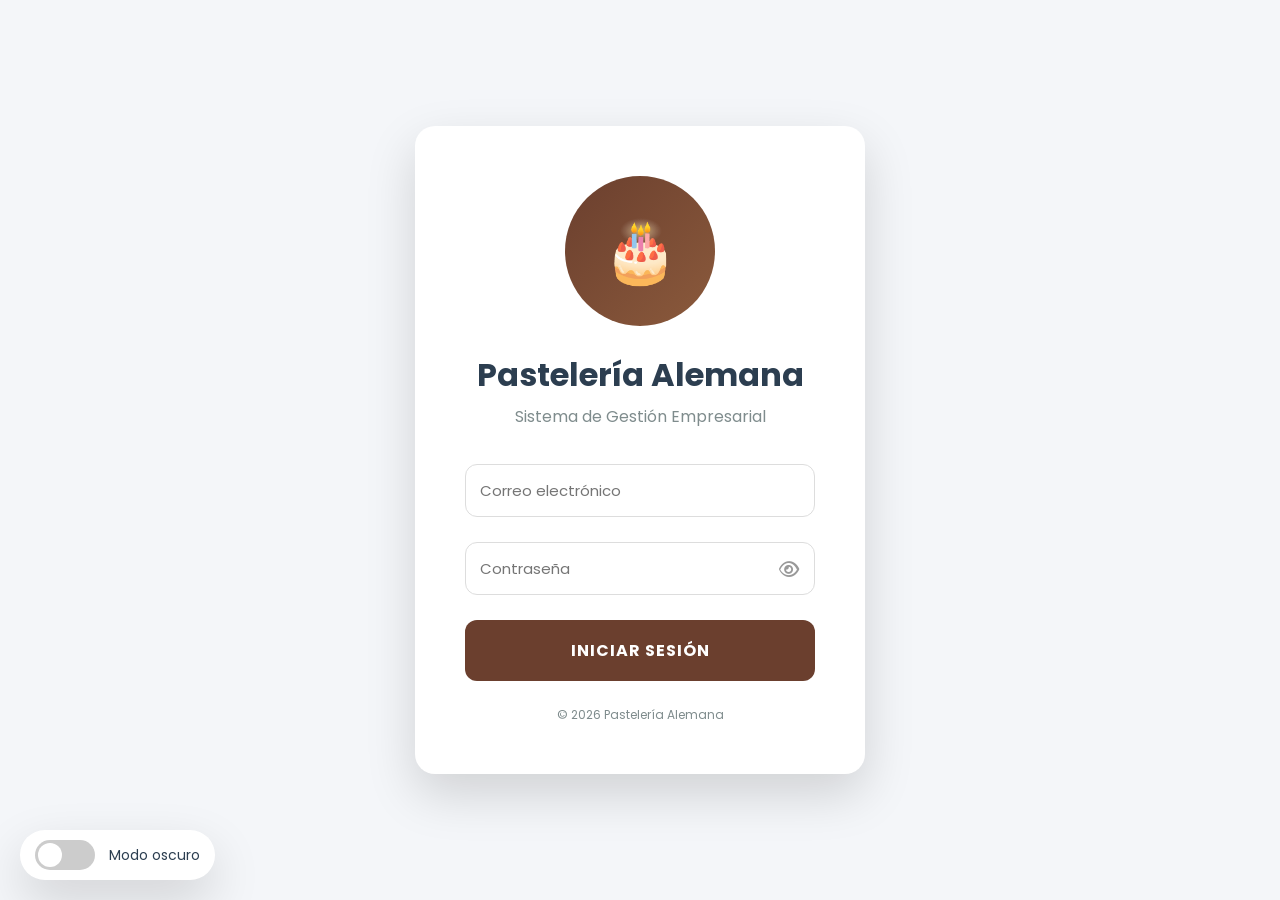
<file: pasteleria.alemana OFF/index.html>
<!DOCTYPE html>
<html lang="es">
<head>
<meta charset="UTF-8">
<title>Pastelería Alemana | Login</title>
<link href="https://fonts.googleapis.com/css2?family=Poppins:wght@300;400;600;700&display=swap" rel="stylesheet">
<link rel="stylesheet" href="https://cdnjs.cloudflare.com/ajax/libs/font-awesome/6.0.0/css/all.min.css">

<style>
        :root {
            --bg-login: #f4f6f9;
            --bg-container: white;
            --text-login: #2c3e50;
            --text-secondary: #7f8c8d;
            --input-border: #ddd;
            --shadow-login: 0 20px 50px rgba(0,0,0,0.15);
        }

        body.dark-mode {
            --bg-login: #1a1a1a;
            --bg-container: #2d2d2d;
            --text-login: #ffffff;
            --text-secondary: #cccccc;
            --input-border: #404040;
            --shadow-login: 0 20px 50px rgba(0,0,0,0.5);
        }

*{
margin:0;
padding:0;
box-sizing:border-box;
font-family:'Poppins',sans-serif;
}

body{
height:100vh;
display:flex;
justify-content:center;
align-items:center;
background: var(--bg-login);
transition: background-color 0.3s ease;
}

@keyframes fadeIn{
from{opacity:0;transform:translateY(30px);}
to{opacity:1;transform:translateY(0);}
}

@keyframes float{
0%{transform:translateY(0px);}
50%{transform:translateY(-12px);}
100%{transform:translateY(0px);}
}

@keyframes glow{
0%{box-shadow:0 0 10px rgba(107,63,46,0.2);}
50%{box-shadow:0 0 30px rgba(107,63,46,0.4);}
100%{box-shadow:0 0 10px rgba(107,63,46,0.2);}
}

.login-container{
width:450px;
padding:50px;
background: var(--bg-container);
border-radius:20px;
box-shadow: var(--shadow-login);
text-align:center;
animation:fadeIn 0.8s ease;
transition: background-color 0.3s ease, box-shadow 0.3s ease;
}

.logo{
width:150px;
height:150px;
margin:0 auto 25px auto;
border-radius:50%;
background:linear-gradient(135deg,#6b3f2e,#8b5a3c);
display:flex;
justify-content:center;
align-items:center;
font-size:60px;
color:white;
animation:float 3s ease-in-out infinite, glow 3s ease-in-out infinite;
}

.login-container h1{
font-weight:700;
color: var(--text-login);
margin-bottom:5px;
}

.login-container h2{
font-weight:400;
margin-bottom:35px;
font-size:16px;
color: var(--text-secondary);
}

.error-message {
    margin-bottom: 20px;
    padding: 12px 15px;
    border-radius: 10px;
    font-size: 14px;
    text-align: center;
    display: none;
}

.error-message.error {
    background: #ffebee;
    color: #c62828;
    border-left: 4px solid #c62828;
    animation: shake 0.5s ease;
}

.error-message.success {
    background: #e8f5e9;
    color: #2e7d32;
    border-left: 4px solid #2e7d32;
}

@keyframes shake {
    0%, 100% { transform: translateX(0); }
    10%, 30%, 50%, 70%, 90% { transform: translateX(-5px); }
    20%, 40%, 60%, 80% { transform: translateX(5px); }
}

.input-group{
margin-bottom:25px;
text-align:left;
}

.input-group input{
width:100%;
padding:14px;
border:1px solid var(--input-border);
border-radius:12px;
outline:none;
font-size:15px;
transition:0.3s;
background: var(--bg-container);
color: var(--text-login);
}

.input-group input:focus{
border-color:#6b3f2e;
box-shadow:0 0 0 3px rgba(107,63,46,0.15);
}

.password-container {
    position: relative;
    width: 100%;
}

.password-container input {
    width: 100%;
    padding: 14px;
    padding-right: 45px;
    border: 1px solid var(--input-border);
    border-radius: 12px;
    outline: none;
    font-size: 15px;
    transition: 0.3s;
    background: var(--bg-container);
    color: var(--text-login);
}

.password-container input:focus {
    border-color: #6b3f2e;
    box-shadow: 0 0 0 3px rgba(107,63,46,0.15);
}

.password-toggle {
    position: absolute;
    right: 15px;
    top: 50%;
    transform: translateY(-50%);
    cursor: pointer;
    color: #999;
    font-size: 18px;
    transition: color 0.3s;
    background: transparent;
    border: none;
    width: auto;
    padding: 0;
    line-height: 1;
    display: flex;
    align-items: center;
    justify-content: center;
}

.password-toggle:hover {
    color: var(--text-login);
    transform: translateY(-50%);
}

.password-toggle:focus {
    outline: none;
}

.password-toggle i {
    display: block;
    line-height: 1;
}

button{
width:100%;
padding:18px;
border:none;
border-radius:12px;
background:#6b3f2e;
color:white;
font-weight:700;
font-size:16px;
cursor:pointer;
transition:0.3s;
letter-spacing:1px;
}

button:hover{
background:#8b5a3c;
transform:translateY(-3px);
box-shadow:0 10px 25px rgba(0,0,0,0.2);
}

.footer{
margin-top:25px;
font-size:12px;
color: var(--text-secondary);
}

.theme-switch {
    position: relative;
    display: inline-block;
    width: 60px;
    height: 30px;
    margin-right: 10px;
    vertical-align: middle;
}

.theme-switch input {
    opacity: 0;
    width: 0;
    height: 0;
}

.slider {
    position: absolute;
    cursor: pointer;
    top: 0;
    left: 0;
    right: 0;
    bottom: 0;
    background-color: #ccc;
    transition: .4s;
    border-radius: 30px;
}

.slider:before {
    position: absolute;
    content: "";
    height: 24px;
    width: 24px;
    left: 3px;
    bottom: 3px;
    background-color: white;
    transition: .4s;
    border-radius: 50%;
    display: flex;
    align-items: center;
    justify-content: center;
    font-size: 14px;
}

input:checked + .slider {
    background-color: #2196F3;
}

input:checked + .slider:before {
    transform: translateX(30px);
    content: "";
}

.theme-text {
    font-size: 14px;
    color: var(--text-login);
    vertical-align: middle;
}
</style>
</head>

<body>

<div class="login-container">

<div class="logo">
🎂
</div>

<h1>Pastelería Alemana</h1>
<h2>Sistema de Gestión Empresarial</h2>

<div id="errorMsg" class="error-message"></div>

<div class="input-group">
<input type="email" id="email" placeholder="Correo electrónico" onkeypress="handleKeyPress(event)">
</div>

<div class="input-group">
<div class="password-container">
    <input type="password" id="password" placeholder="Contraseña" onkeypress="handleKeyPress(event)">
    <button type="button" class="password-toggle" onclick="togglePassword()" id="togglePassword">
        <i class="far fa-eye" id="eyeIcon"></i>
    </button>
</div>
</div>

<button onclick="login()">INICIAR SESIÓN</button>

<div class="footer">
© 2026 Pastelería Alemana
</div>

</div>

<div style="position: fixed; bottom: 20px; left: 20px; z-index: 1000; background: var(--bg-container); padding: 10px 15px; border-radius: 50px; box-shadow: var(--shadow-login); transition: background-color 0.3s ease, box-shadow 0.3s ease;">
    <label class="theme-switch">
        <input type="checkbox" id="themeToggle" onchange="toggleDarkMode()">
        <span class="slider"></span>
    </label>
    <span class="theme-text">Modo oscuro</span>
</div>

<script>

if (!localStorage.getItem("usuarios")) {
    const usuariosIniciales = [
        { email: "inventario@alemana.com", password: "1234", rol: "inventario" },
        { email: "ventas@alemana.com", password: "1234", rol: "ventas" },
        { email: "gerente@alemana.com", password: "1234", rol: "gerente" }
    ];
    localStorage.setItem("usuarios", JSON.stringify(usuariosIniciales));
}

function togglePassword() {
    const passwordInput = document.getElementById('password');
    const eyeIcon = document.getElementById('eyeIcon');
    
    if (passwordInput.type === 'password') {
        passwordInput.type = 'text';
        eyeIcon.classList.remove('fa-eye');
        eyeIcon.classList.add('fa-eye-slash');
    } else {
        passwordInput.type = 'password';
        eyeIcon.classList.remove('fa-eye-slash');
        eyeIcon.classList.add('fa-eye');
    }
}

function handleKeyPress(event) {
    if (event.key === "Enter") {
        event.preventDefault();
        login();
    }
}

function login(){
    const email = document.getElementById("email").value.trim().toLowerCase();
    const password = document.getElementById("password").value.trim();
    const errorMsg = document.getElementById("errorMsg");

    if(email === "" || password === ""){
        errorMsg.textContent = "Por favor complete todos los campos";
        errorMsg.className = "error-message error";
        errorMsg.style.display = "block";
        
        errorMsg.style.animation = 'none';
        errorMsg.offsetHeight;
        errorMsg.style.animation = 'shake 0.5s ease';
        return;
    }

    const usuarios = JSON.parse(localStorage.getItem("usuarios")) || [];

    const usuarioEncontrado = usuarios.find(user =>
        user.email.toLowerCase() === email &&
        user.password === password
    );

    if(usuarioEncontrado){
        errorMsg.textContent = "¡Inicio de sesión exitoso! Redirigiendo...";
        errorMsg.className = "error-message success";
        errorMsg.style.display = "block";
        
        localStorage.setItem("usuarioActivo", JSON.stringify(usuarioEncontrado));
        
        setTimeout(() => {
            window.location.href = "dashboard.html";
        }, 1000);
    }
    
    else{
        errorMsg.textContent = "Correo o contraseña incorrectos";
        errorMsg.className = "error-message error";
        errorMsg.style.display = "block";
        
        errorMsg.style.animation = 'none';
        errorMsg.offsetHeight;
        errorMsg.style.animation = 'shake 0.5s ease';
        
        document.getElementById("password").value = "";
    }
}

function toggleDarkMode() {
    document.body.classList.toggle('dark-mode');
    const isDarkMode = document.body.classList.contains('dark-mode');
    localStorage.setItem('darkMode', isDarkMode);
    
    const themeToggle = document.getElementById('themeToggle');
    if (themeToggle) {
        themeToggle.checked = isDarkMode;
    }
}

function initDarkMode() {
    const savedDarkMode = localStorage.getItem('darkMode') === 'true';
    if (savedDarkMode) {
        document.body.classList.add('dark-mode');
        const themeToggle = document.getElementById('themeToggle');
        if (themeToggle) {
            themeToggle.checked = true;
        }
    }
}

document.addEventListener('DOMContentLoaded', function() {
    initDarkMode();
});
</script>

</body>
</html>
</file>
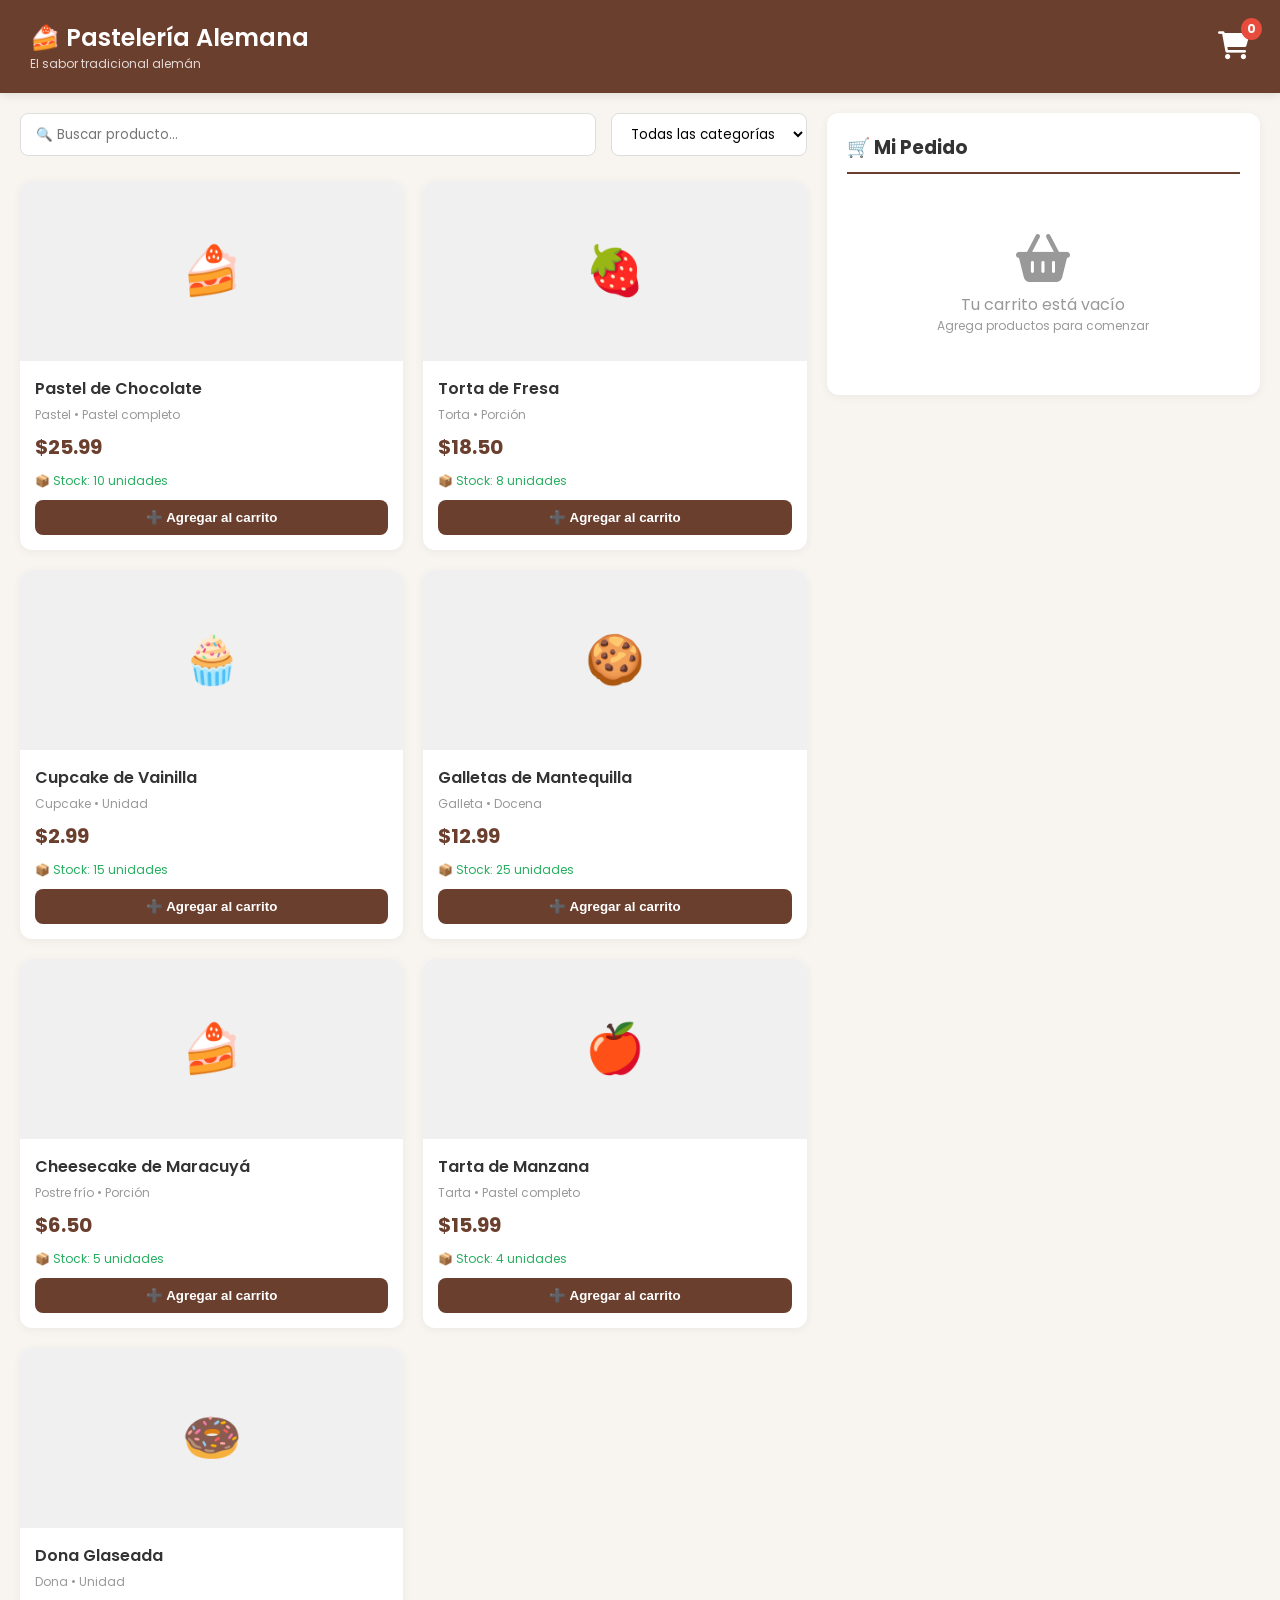
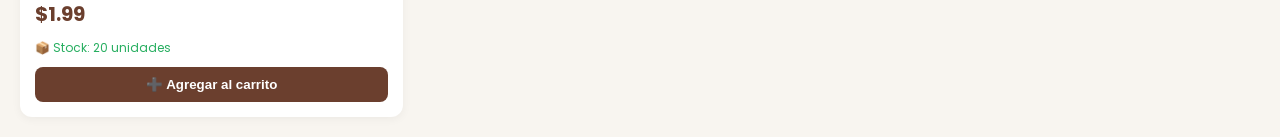
<file: pasteleria.alemana OFF/ventas.html>
<!DOCTYPE html>
<html lang="es">
<head>
    <meta charset="UTF-8">
    <meta name="viewport" content="width=device-width, initial-scale=1.0">
    <title>Ventas - Pastelería Alemana</title>
    <link href="https://fonts.googleapis.com/css2?family=Poppins:wght@300;400;500;600;700&display=swap" rel="stylesheet">
    <link rel="stylesheet" href="https://cdnjs.cloudflare.com/ajax/libs/font-awesome/6.0.0/css/all.min.css">
    <style>
        * {
            margin: 0;
            padding: 0;
            box-sizing: border-box;
        }

        body {
            font-family: 'Poppins', sans-serif;
            background: #f8f5f0;
            color: #333;
        }

        .header {
            background: #6b3f2e;
            color: white;
            padding: 20px 30px;
            display: flex;
            justify-content: space-between;
            align-items: center;
            box-shadow: 0 2px 10px rgba(0,0,0,0.1);
        }

        .logo h1 {
            font-size: 24px;
            font-weight: 600;
        }

        .logo p {
            font-size: 12px;
            opacity: 0.8;
        }

        .cart-icon {
            position: relative;
            cursor: pointer;
            font-size: 28px;
        }

        .cart-count {
            position: absolute;
            top: -8px;
            right: -12px;
            background: #e74c3c;
            color: white;
            font-size: 12px;
            font-weight: bold;
            padding: 2px 6px;
            border-radius: 50%;
            min-width: 20px;
            text-align: center;
        }

        .container {
            display: flex;
            max-width: 1400px;
            margin: 0 auto;
            padding: 20px;
            gap: 20px;
        }

        .catalogo {
            flex: 2;
        }

        .filtros {
            display: flex;
            gap: 15px;
            margin-bottom: 25px;
            flex-wrap: wrap;
        }

        .filtros input, .filtros select {
            padding: 10px 15px;
            border: 1px solid #ddd;
            border-radius: 8px;
            font-family: 'Poppins', sans-serif;
            background: white;
        }

        .filtros input {
            flex: 1;
            min-width: 200px;
        }

        .filtros select {
            min-width: 150px;
        }

        .productos-grid {
            display: grid;
            grid-template-columns: repeat(auto-fill, minmax(280px, 1fr));
            gap: 20px;
        }

        .producto-card {
            background: white;
            border-radius: 12px;
            overflow: hidden;
            box-shadow: 0 2px 10px rgba(0,0,0,0.05);
            transition: transform 0.3s, box-shadow 0.3s;
            cursor: pointer;
        }

        .producto-card:hover {
            transform: translateY(-5px);
            box-shadow: 0 10px 25px rgba(0,0,0,0.1);
        }

        .producto-imagen {
            width: 100%;
            height: 180px;
            object-fit: cover;
            background: #f0f0f0;
            display: flex;
            align-items: center;
            justify-content: center;
            font-size: 48px;
        }

        .producto-info {
            padding: 15px;
        }

        .producto-nombre {
            font-weight: 600;
            font-size: 16px;
            margin-bottom: 5px;
        }

        .producto-categoria {
            font-size: 12px;
            color: #999;
            margin-bottom: 8px;
        }

        .producto-precio {
            font-size: 20px;
            font-weight: 700;
            color: #6b3f2e;
            margin-bottom: 10px;
        }

        .producto-stock {
            font-size: 12px;
            color: #27ae60;
            margin-bottom: 10px;
        }

        .producto-stock.agotado {
            color: #e74c3c;
        }

        .btn-agregar {
            width: 100%;
            padding: 10px;
            background: #6b3f2e;
            color: white;
            border: none;
            border-radius: 8px;
            cursor: pointer;
            font-weight: 600;
            transition: background 0.3s;
        }

        .btn-agregar:hover {
            background: #8b5a3c;
        }

        .btn-agregar:disabled {
            background: #ccc;
            cursor: not-allowed;
        }

        .carrito {
            flex: 1;
            background: white;
            border-radius: 12px;
            padding: 20px;
            position: sticky;
            top: 20px;
            height: fit-content;
            max-height: calc(100vh - 40px);
            overflow-y: auto;
            box-shadow: 0 2px 10px rgba(0,0,0,0.05);
        }

        .carrito h3 {
            margin-bottom: 20px;
            padding-bottom: 10px;
            border-bottom: 2px solid #6b3f2e;
        }

        .carrito-vacio {
            text-align: center;
            color: #999;
            padding: 40px 20px;
        }

        .carrito-item {
            display: flex;
            gap: 12px;
            padding: 12px 0;
            border-bottom: 1px solid #eee;
        }

        .carrito-item-imagen {
            width: 50px;
            height: 50px;
            background: #f5f5f5;
            border-radius: 8px;
            display: flex;
            align-items: center;
            justify-content: center;
            font-size: 24px;
        }

        .carrito-item-info {
            flex: 1;
        }

        .carrito-item-nombre {
            font-weight: 500;
            font-size: 14px;
        }

        .carrito-item-precio {
            font-size: 12px;
            color: #6b3f2e;
        }

        .carrito-item-cantidad {
            display: flex;
            align-items: center;
            gap: 8px;
            margin-top: 5px;
        }

        .carrito-item-cantidad button {
            width: 24px;
            height: 24px;
            border-radius: 50%;
            border: 1px solid #ddd;
            background: white;
            cursor: pointer;
            font-size: 14px;
        }

        .carrito-item-cantidad span {
            min-width: 30px;
            text-align: center;
        }

        .carrito-item-subtotal {
            font-size: 14px;
            font-weight: 600;
            color: #333;
        }

        .carrito-item-eliminar {
            color: #e74c3c;
            cursor: pointer;
            font-size: 14px;
        }

        .carrito-total {
            margin-top: 20px;
            padding-top: 15px;
            border-top: 2px solid #eee;
            text-align: right;
        }

        .carrito-total span:first-child {
            font-weight: 600;
        }

        .carrito-total .total-monto {
            font-size: 24px;
            font-weight: 700;
            color: #6b3f2e;
        }

        .metodos-pago {
            margin-top: 20px;
        }

        .metodos-pago select {
            width: 100%;
            padding: 12px;
            border: 1px solid #ddd;
            border-radius: 8px;
            margin-bottom: 15px;
            font-family: 'Poppins', sans-serif;
        }

        .btn-finalizar {
            width: 100%;
            padding: 14px;
            background: #27ae60;
            color: white;
            border: none;
            border-radius: 8px;
            font-weight: 600;
            cursor: pointer;
            transition: background 0.3s;
        }

        .btn-finalizar:hover {
            background: #219653;
        }

        .modal {
            display: none;
            position: fixed;
            top: 0;
            left: 0;
            width: 100%;
            height: 100%;
            background: rgba(0,0,0,0.5);
            justify-content: center;
            align-items: center;
            z-index: 1000;
        }

        .modal-content {
            background: white;
            border-radius: 12px;
            padding: 30px;
            max-width: 500px;
            width: 90%;
            max-height: 80vh;
            overflow-y: auto;
        }

        .ticket {
            font-family: monospace;
            font-size: 14px;
        }

        .ticket-header {
            text-align: center;
            margin-bottom: 20px;
            padding-bottom: 10px;
            border-bottom: 1px dashed #ccc;
        }

        .ticket-item {
            display: flex;
            justify-content: space-between;
            margin-bottom: 8px;
        }

        .ticket-total {
            margin-top: 15px;
            padding-top: 10px;
            border-top: 1px dashed #ccc;
            font-weight: bold;
        }

        .modal-buttons {
            display: flex;
            gap: 10px;
            margin-top: 20px;
        }

        .btn-imprimir {
            flex: 1;
            padding: 10px;
            background: #3498db;
            color: white;
            border: none;
            border-radius: 6px;
            cursor: pointer;
        }

        .btn-cerrar {
            flex: 1;
            padding: 10px;
            background: #95a5a6;
            color: white;
            border: none;
            border-radius: 6px;
            cursor: pointer;
        }

        @media (max-width: 900px) {
            .container {
                flex-direction: column;
            }
            .carrito {
                position: static;
                order: -1;
            }
        }
    </style>
</head>
<body>

<div class="header">
    <div class="logo">
        <h1>🍰 Pastelería Alemana</h1>
        <p>El sabor tradicional alemán</p>
    </div>
    <div class="cart-icon" onclick="abrirCarrito()">
        <i class="fas fa-shopping-cart"></i>
        <span class="cart-count" id="cartCount">0</span>
    </div>
</div>

<div class="container">
    <div class="catalogo">
        <div class="filtros">
            <input type="text" id="searchProducto" placeholder="🔍 Buscar producto..." onkeyup="filtrarProductos()">
            <select id="filtroCategoria" onchange="filtrarProductos()">
                <option value="">Todas las categorías</option>
                <option value="Torta">Torta</option>
                <option value="Pastel">Pastel</option>
                <option value="Tarta">Tarta</option>
                <option value="Galleta">Galleta</option>
                <option value="Postre frío">Postre frío</option>
                <option value="Chocolate">Chocolate</option>
                <option value="Dona">Dona</option>
                <option value="Cupcake">Cupcake</option>
            </select>
        </div>
        <div id="productosGrid" class="productos-grid"></div>
    </div>

    <div id="carritoPanel" class="carrito">
        <h3>🛒 Mi Pedido</h3>
        <div id="carritoVacio" class="carrito-vacio">
            <i class="fas fa-shopping-basket" style="font-size: 48px; margin-bottom: 10px;"></i>
            <p>Tu carrito está vacío</p>
            <p style="font-size: 12px;">Agrega productos para comenzar</p>
        </div>
        <div id="carritoItems" style="display: none;"></div>
        <div id="carritoResumen"></div>
        <div id="carritoTotal" class="carrito-total" style="display: none;"></div>
        <div id="metodosPago" class="metodos-pago" style="display: none;">
            <select id="metodoPago">
                <option value="">Seleccione método de pago</option>
                <option value="Efectivo">💰 Efectivo</option>
                <option value="Yappy">📱 Yappy</option>
                <option value="Visa">💳 Visa</option>
                <option value="Mastercard">💳 Mastercard</option>
                <option value="ACH">🏦 Transferencia ACH</option>
            </select>
            <button class="btn-finalizar" onclick="finalizarVenta()">✅ Finalizar Compra</button>
        </div>
    </div>
</div>

<div id="modalTicket" class="modal">
    <div class="modal-content">
        <h3 style="margin-bottom: 15px;">🧾 Ticket de Venta</h3>
        <div id="ticketContenido" class="ticket"></div>
        <div class="modal-buttons">
            <button class="btn-imprimir" onclick="imprimirTicket()">🖨️ Imprimir</button>
            <button class="btn-cerrar" onclick="cerrarModalTicket()">Cerrar</button>
        </div>
    </div>
</div>

<script

    <script>
    // Aquí pegas TODO el contenido de ventas.js
    let productos = [];
    let carrito = [];
    let productosOriginales = [];

    document.addEventListener('DOMContentLoaded', function() {
        cargarProductos();
    });

    function cargarProductos() {
        const stored = localStorage.getItem("productos");
        if (stored) {
            productosOriginales = JSON.parse(stored);
            productos = productosOriginales.filter(p => p.estado !== "Agotado" && p.cantidad > 0);
        } else {
            productos = [
                { nombre: "Pastel de Chocolate", categoria: "Pastel", precio: 25.99, cantidad: 10, imagen: "🍰", presentacion: "Pastel completo", estado: "Disponible" },
                { nombre: "Torta de Fresa", categoria: "Torta", precio: 18.50, cantidad: 8, imagen: "🍓", presentacion: "Porción", estado: "Disponible" },
                { nombre: "Cupcake de Vainilla", categoria: "Cupcake", precio: 2.99, cantidad: 15, imagen: "🧁", presentacion: "Unidad", estado: "Disponible" },
                { nombre: "Galletas de Mantequilla", categoria: "Galleta", precio: 12.99, cantidad: 25, imagen: "🍪", presentacion: "Docena", estado: "Disponible" },
                { nombre: "Cheesecake de Maracuyá", categoria: "Postre frío", precio: 6.50, cantidad: 5, imagen: "🍰", presentacion: "Porción", estado: "Disponible" },
                { nombre: "Tarta de Manzana", categoria: "Tarta", precio: 15.99, cantidad: 4, imagen: "🍎", presentacion: "Pastel completo", estado: "Disponible" },
                { nombre: "Dona Glaseada", categoria: "Dona", precio: 1.99, cantidad: 20, imagen: "🍩", presentacion: "Unidad", estado: "Disponible" }
            ];
            productosOriginales = [...productos];
            localStorage.setItem("productos", JSON.stringify(productosOriginales));
        }
        mostrarProductos();
    }

    function mostrarProductos() {
        const grid = document.getElementById('productosGrid');
        if (!grid) return;

        const searchTerm = document.getElementById('searchProducto')?.value.toLowerCase() || '';
        const categoriaFiltro = document.getElementById('filtroCategoria')?.value || '';

        let productosFiltrados = productos.filter(p => {
            const matchesSearch = p.nombre.toLowerCase().includes(searchTerm);
            const matchesCategoria = categoriaFiltro === '' || p.categoria === categoriaFiltro;
            return matchesSearch && matchesCategoria;
        });

        if (productosFiltrados.length === 0) {
            grid.innerHTML = `<div style="grid-column: 1/-1; text-align: center; padding: 40px;">No se encontraron productos</div>`;
            return;
        }

        grid.innerHTML = productosFiltrados.map(p => `
            <div class="producto-card">
                <div class="producto-imagen">${p.imagen || '🍰'}</div>
                <div class="producto-info">
                    <div class="producto-nombre">${p.nombre}</div>
                    <div class="producto-categoria">${p.categoria} • ${p.presentacion || 'Unidad'}</div>
                    <div class="producto-precio">$${p.precio.toFixed(2)}</div>
                    <div class="producto-stock">📦 Stock: ${p.cantidad} unidades</div>
                    <button class="btn-agregar" onclick="agregarAlCarrito('${p.nombre.replace(/'/g, "\\'")}')">➕ Agregar al carrito</button>
                </div>
            </div>
        `).join('');
    }

    function filtrarProductos() {
        mostrarProductos();
    }

    function agregarAlCarrito(nombreProducto) {
        const producto = productos.find(p => p.nombre === nombreProducto);
        if (!producto) {
            mostrarNotificacion('Producto no encontrado', 'error');
            return;
        }

        const itemEnCarrito = carrito.find(item => item.nombre === nombreProducto);
        
        if (itemEnCarrito) {
            if (itemEnCarrito.cantidad + 1 > producto.cantidad) {
                mostrarNotificacion(`Stock insuficiente. Solo quedan ${producto.cantidad} unidades`, 'error');
                return;
            }
            itemEnCarrito.cantidad++;
            itemEnCarrito.subtotal = itemEnCarrito.cantidad * itemEnCarrito.precio;
        } else {
            if (1 > producto.cantidad) {
                mostrarNotificacion(`Stock insuficiente`, 'error');
                return;
            }
            carrito.push({
                nombre: producto.nombre,
                precio: producto.precio,
                cantidad: 1,
                subtotal: producto.precio,
                imagen: producto.imagen || '🍰'
            });
        }

        producto.cantidad--;
        actualizarCarrito();
        mostrarNotificacion(`${producto.nombre} agregado al carrito`, 'success');
    }

    function actualizarCarrito() {
        const cartCount = document.getElementById('cartCount');
        const carritoVacio = document.getElementById('carritoVacio');
        const carritoItems = document.getElementById('carritoItems');
        const carritoTotal = document.getElementById('carritoTotal');
        const metodosPago = document.getElementById('metodosPago');

        const totalItems = carrito.reduce((sum, item) => sum + item.cantidad, 0);
        const totalMonto = carrito.reduce((sum, item) => sum + item.subtotal, 0);

        if (cartCount) cartCount.textContent = totalItems;

        if (carrito.length === 0) {
            if (carritoVacio) carritoVacio.style.display = 'block';
            if (carritoItems) carritoItems.style.display = 'none';
            if (carritoTotal) carritoTotal.style.display = 'none';
            if (metodosPago) metodosPago.style.display = 'none';
            return;
        }

        if (carritoVacio) carritoVacio.style.display = 'none';
        if (carritoItems) carritoItems.style.display = 'block';
        if (carritoTotal) carritoTotal.style.display = 'block';
        if (metodosPago) metodosPago.style.display = 'block';

        if (carritoItems) {
            carritoItems.innerHTML = carrito.map((item, index) => `
                <div class="carrito-item">
                    <div class="carrito-item-imagen">${item.imagen}</div>
                    <div class="carrito-item-info">
                        <div class="carrito-item-nombre">${item.nombre}</div>
                        <div class="carrito-item-precio">$${item.precio.toFixed(2)} c/u</div>
                        <div class="carrito-item-cantidad">
                            <button onclick="modificarCantidad(${index}, -1)">-</button>
                            <span>${item.cantidad}</span>
                            <button onclick="modificarCantidad(${index}, 1)">+</button>
                        </div>
                    </div>
                    <div class="carrito-item-subtotal">$${item.subtotal.toFixed(2)}</div>
                    <div class="carrito-item-eliminar" onclick="eliminarDelCarrito(${index})">
                        <i class="fas fa-trash"></i>
                    </div>
                </div>
            `).join('');
        }

        if (carritoTotal) {
            carritoTotal.innerHTML = `
                <span>Total:</span>
                <span class="total-monto">$${totalMonto.toFixed(2)}</span>
            `;
        }
    }

    function modificarCantidad(index, delta) {
        const item = carrito[index];
        const producto = productos.find(p => p.nombre === item.nombre);
        const nuevaCantidad = item.cantidad + delta;
        
        if (nuevaCantidad < 1) {
            producto.cantidad += item.cantidad;
            eliminarDelCarrito(index);
            return;
        }
        
        if (nuevaCantidad > producto.cantidad + item.cantidad) {
            mostrarNotificacion(`Stock insuficiente. Solo quedan ${producto.cantidad} unidades`, 'error');
            return;
        }
        
        producto.cantidad = producto.cantidad + item.cantidad - nuevaCantidad;
        item.cantidad = nuevaCantidad;
        item.subtotal = item.cantidad * item.precio;
        actualizarCarrito();
    }

    function eliminarDelCarrito(index) {
        const item = carrito[index];
        const producto = productos.find(p => p.nombre === item.nombre);
        if (producto) producto.cantidad += item.cantidad;
        carrito.splice(index, 1);
        actualizarCarrito();
        mostrarNotificacion(`${item.nombre} eliminado del carrito`, 'info');
    }

    function abrirCarrito() {
        document.getElementById('carritoPanel')?.scrollIntoView({ behavior: 'smooth' });
    }

    function finalizarVenta() {
        const metodoPago = document.getElementById('metodoPago')?.value;
        if (carrito.length === 0) return mostrarNotificacion('Agrega productos al carrito primero', 'error');
        if (!metodoPago) return mostrarNotificacion('Selecciona un método de pago', 'error');
        
        for (let item of carrito) {
            const producto = productos.find(p => p.nombre === item.nombre);
            if (!producto || producto.cantidad < item.cantidad) {
                return mostrarNotificacion(`Stock insuficiente para ${item.nombre}`, 'error');
            }
        }
        
        for (let item of carrito) {
            const productoIndex = productosOriginales.findIndex(p => p.nombre === item.nombre);
            if (productoIndex !== -1) {
                productosOriginales[productoIndex].cantidad -= item.cantidad;
                if (productosOriginales[productoIndex].cantidad === 0) {
                    productosOriginales[productoIndex].estado = "Agotado";
                } else if (productosOriginales[productoIndex].cantidad <= 10) {
                    productosOriginales[productoIndex].estado = "Bajo stock";
                }
            }
        }
        
        localStorage.setItem("productos", JSON.stringify(productosOriginales));
        
        const nuevaFactura = {
            numero: Date.now(),
            fecha: new Date().toLocaleString(),
            metodo: metodoPago,
            total: carrito.reduce((sum, item) => sum + item.subtotal, 0),
            items: [...carrito]
        };
        
        let facturas = JSON.parse(localStorage.getItem("facturas")) || [];
        facturas.push(nuevaFactura);
        localStorage.setItem("facturas", JSON.stringify(facturas));
        
        mostrarTicket(nuevaFactura);
        carrito = [];
        actualizarCarrito();
        productos = productosOriginales.filter(p => p.estado !== "Agotado" && p.cantidad > 0);
        mostrarProductos();
    }

    function mostrarTicket(factura) {
        const fecha = new Date(factura.fecha).toLocaleString();
        const itemsHTML = factura.items.map(item => `
            <div class="ticket-item">
                <span>${item.cantidad}x ${item.nombre}</span>
                <span>$${item.subtotal.toFixed(2)}</span>
            </div>
        `).join('');
        
        const ticketHTML = `
            <div class="ticket">
                <div class="ticket-header">
                    <h3>🍰 Pastelería Alemana</h3>
                    <p>${fecha}</p>
                    <p>Ticket #${factura.numero}</p>
                    <p>Método: ${factura.metodo}</p>
                </div>
                ${itemsHTML}
                <div class="ticket-total">
                    <div class="ticket-item">
                        <strong>TOTAL</strong>
                        <strong>$${factura.total.toFixed(2)}</strong>
                    </div>
                </div>
                <div style="text-align: center; margin-top: 15px; font-size: 11px;">
                    ¡Gracias por tu compra!
                </div>
            </div>
        `;
        
        document.getElementById('ticketContenido').innerHTML = ticketHTML;
        document.getElementById('modalTicket').style.display = 'flex';
        mostrarNotificacion('¡Venta completada con éxito!', 'success');
    }

    function cerrarModalTicket() {
        document.getElementById('modalTicket').style.display = 'none';
    }

    function imprimirTicket() {
        const contenido = document.getElementById('ticketContenido')?.innerHTML;
        if (!contenido) return;
        
        const ventana = window.open('', '_blank');
        ventana.document.write(`
            <html><head><title>Ticket</title>
            <style>body{font-family:monospace;padding:20px}.ticket{max-width:300px;margin:0 auto}.ticket-header{text-align:center;border-bottom:1px dashed #000;margin-bottom:15px}.ticket-item{display:flex;justify-content:space-between}.ticket-total{border-top:1px dashed #000;margin-top:10px;padding-top:5px}</style>
            </head><body><div class="ticket">${contenido}</div><script>window.print();<\/script></body></html>
        `);
        ventana.document.close();
    }

    function mostrarNotificacion(mensaje, tipo = 'info') {
        const toast = document.createElement('div');
        const colores = { 
            success: '#27ae60', 
            error: '#e74c3c', 
            info: '#3498db', 
            warning: '#f39c12' 
        };
        toast.style.cssText = `position:fixed;bottom:20px;right:20px;background:${colores[tipo]};color:white;padding:12px 20px;border-radius:8px;z-index:1000`;
        toast.textContent = mensaje;
        document.body.appendChild(toast);
        setTimeout(() => toast.remove(), 3000);
    }

    // Estilos para animaciones (si no los tienes en CSS)
    if (!document.querySelector('#toast-styles')) {
        const style = document.createElement('style');
        style.id = 'toast-styles';
        style.textContent = `
            @keyframes slideIn {
                from { transform: translateX(100%); opacity: 0; }
                to { transform: translateX(0); opacity: 1; }
            }
            @keyframes slideOut {
                from { transform: translateX(0); opacity: 1; }
                to { transform: translateX(100%); opacity: 0; }
            }
        `;
        document.head.appendChild(style);
    }
</script>
</body>
</html>
</file>
